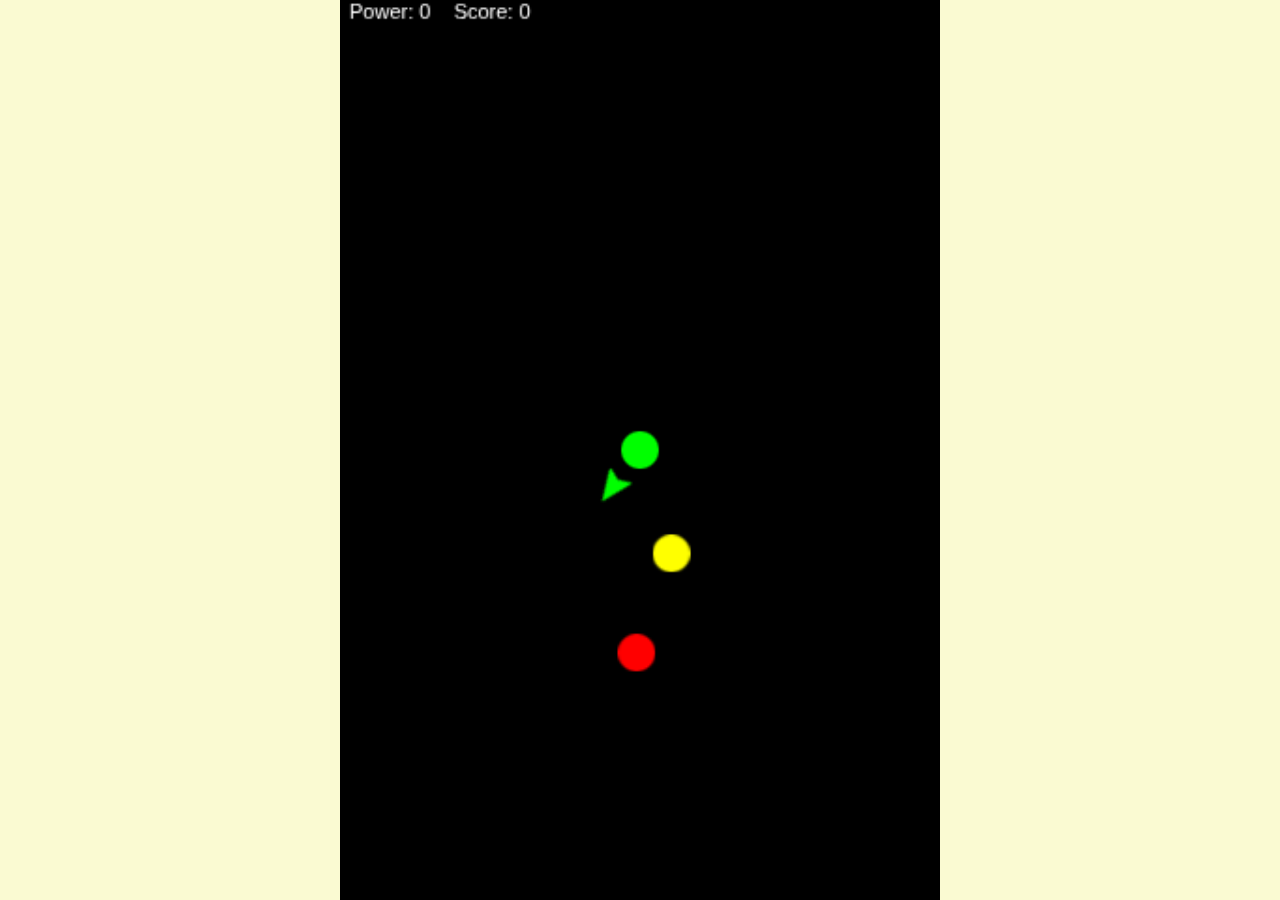
<file: ICST_Games/hitball/index.html>
<!doctype html>
<html>
	<head>
    <meta charset="utf-8" />
    <!-- <meta name="viewport" content="width=device-width,height=device-height,initial-scale=1.0,minimum-scale=1.0,maximum-scale=1.0,user-scalable=0"/>
    <meta name="apple-mobile-web-app-capable " content="yes "> -->
    <script src="phaser.min.js"></script>
    <style>
      body {
      margin:0;
      background-color:rgb(250,250,210);
    }
      p {
        text-align: center;
      }
    </style>
    <script src="js/main.js" type="text/javascript"></script>
  </head>
  <body>
  </body>
</html>
</file>
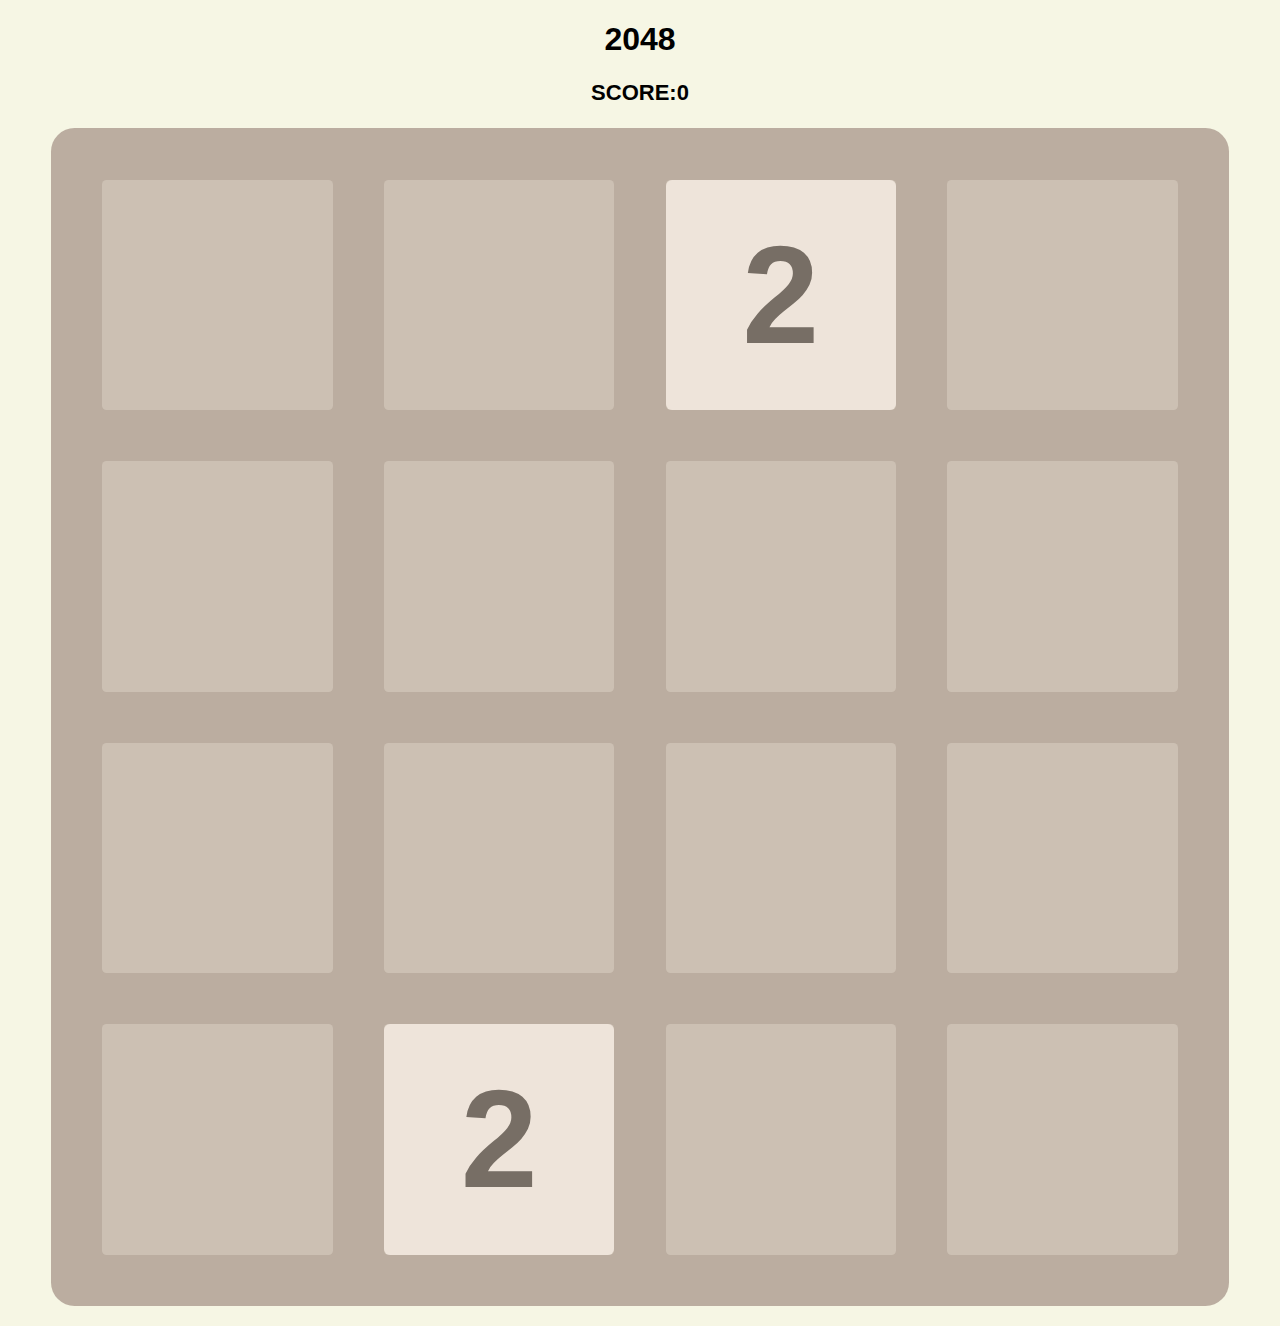
<file: ICST_Games/2048/2048.html>
<!DOCTYPE html>
<html>
<head>
	<meta charset = "UTF-8"/>
	<title>2048 Game</title>
	<meta name="viewport" content="width=device-width,height=device-height,initial-scale=1.0,minimum-scale=1.0,maximum-scale=1.0,user-scalable=0"/>
	<meta name="apple-mobile-web-app-capable " content="yes ">
	<link rel = "stylesheet" type = "text/css" href = "2048.css">
	<script type = "text/javascript" src = "jquery.min.js"></script>
	<script type = "text/javascript" src = "main2048.js"></script>
	<script type = "text/javascript" src = "showanimation2048.js"></script>
	<script type = "text/javascript" src = "support2048.js"></script>
</head>
<body>
	<header>
		<h1>2048</h1>
		<!-- <a href ="javascript:newgame()" id = "newgame">新游戏</a> -->
		<p>SCORE:<span id = "score">0</span></p>
	</header>
	<div id = "grid-container">
		<div class = "grid-cell" id = "grid-cell-0-0"></div>
		<div class = "grid-cell" id = "grid-cell-0-1"></div>
		<div class = "grid-cell" id = "grid-cell-0-2"></div>
		<div class = "grid-cell" id = "grid-cell-0-3"></div>
		
		<div class = "grid-cell" id = "grid-cell-1-0"></div>
		<div class = "grid-cell" id = "grid-cell-1-1"></div>
		<div class = "grid-cell" id = "grid-cell-1-2"></div>
		<div class = "grid-cell" id = "grid-cell-1-3"></div>
		
		<div class = "grid-cell" id = "grid-cell-2-0"></div>
		<div class = "grid-cell" id = "grid-cell-2-1"></div>
		<div class = "grid-cell" id = "grid-cell-2-2"></div>
		<div class = "grid-cell" id = "grid-cell-2-3"></div>
		
		<div class = "grid-cell" id = "grid-cell-3-0"></div>
		<div class = "grid-cell" id = "grid-cell-3-1"></div>
		<div class = "grid-cell" id = "grid-cell-3-2"></div>
		<div class = "grid-cell" id = "grid-cell-3-3"></div>
		<div class = "dialog-success">
			<div class = "success"></div>
			<div><a href ="javascript:again()" id = "newgame">Again</a></div>
			<div><a href ="javascript:conti()" id = "continue">Continue</a></div>
		</div>
		<div class = "dialog-fail">
			<div class = "fail" id="showScore"></div>
			<div><a href ="javascript:again()" id = "newgame">Confirm</a></div>
		</div>
	</div>
	
</body>
</html>
</file>
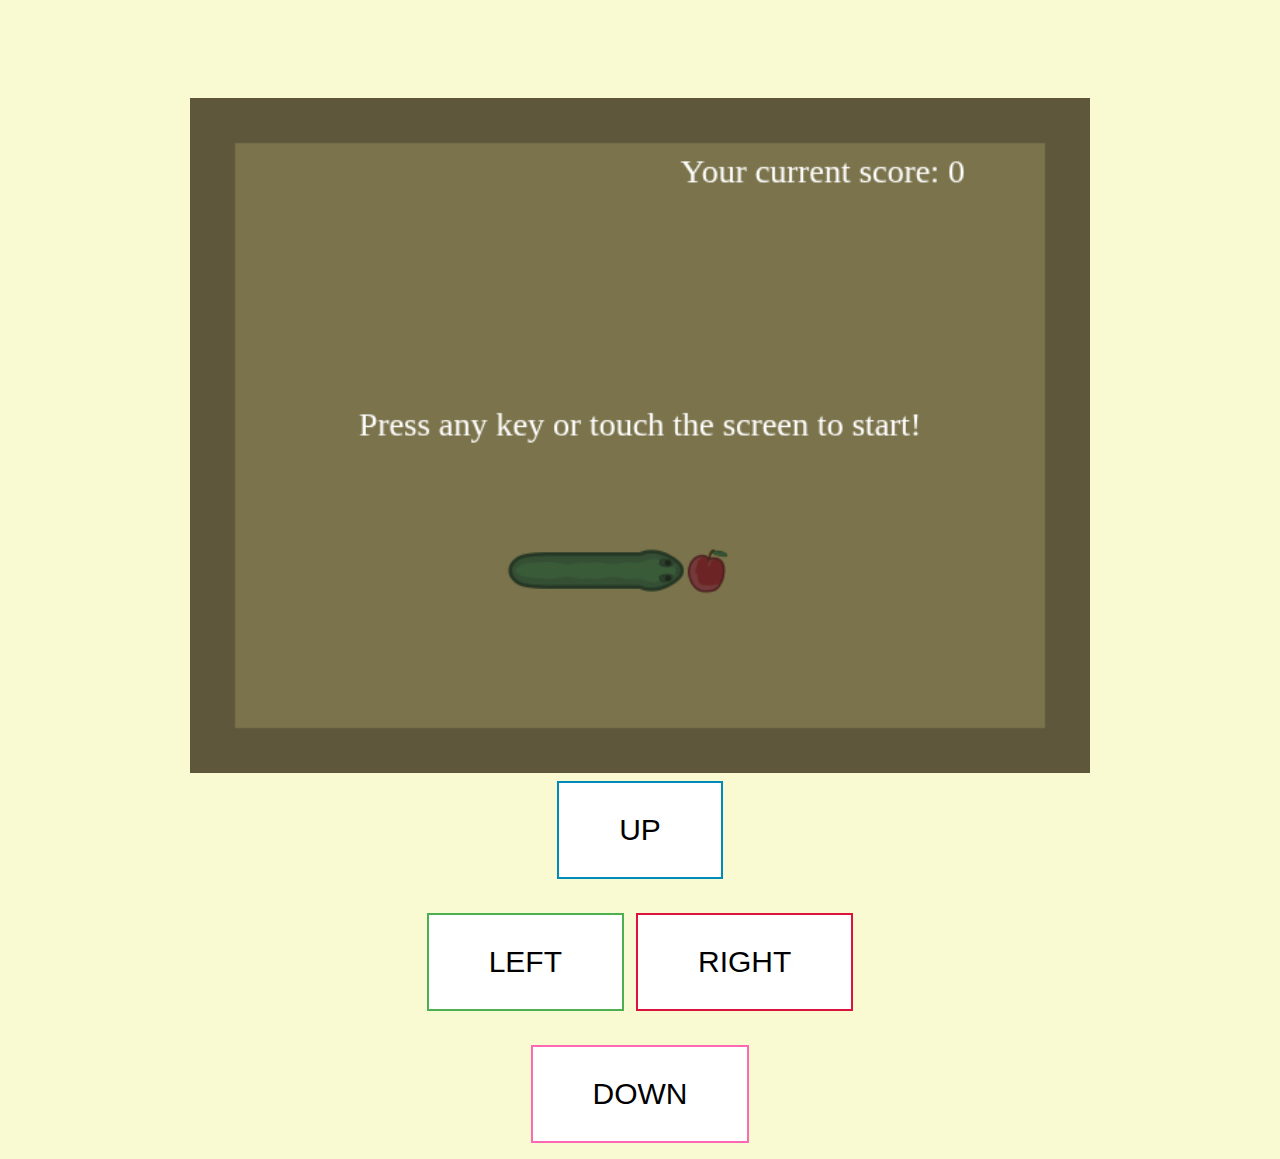
<file: ICST_Games/snake/snake.html>
<!DOCTYPE html>
<html>
<head>
<meta charset="UTF-8">
<!-- <meta name="viewport" content="width=device-width,height=device-height,initial-scale=1.0,minimum-scale=1.0,maximum-scale=1.0,user-scalable=0"/> -->
<meta name="apple-mobile-web-app-capable " content="yes ">
<title>Snake</title>  
<link rel='stylesheet' type='text/css'>
<style type="text/css">
body {
  background-color:rgb(250,250,210);
}

canvas {
    padding-left: 0;
    padding-right: 0;
    margin-left: auto;
    margin-right: auto;
    display: block;
    width: 900px;
}

div {
    margin-left: auto;
    margin-right: auto;
    margin-top: auto;
    margin-bottom: auto;
}

.button {
  border: none;
  color: white;
  padding: 30px 60px;
  text-align: center;
  text-decoration: none;
  display: inline-block;
  font-size: 30px;
  margin: 8px 4px;
  transition-duration: 0.01s;
  cursor: pointer;
}

.left {
  background-color: white;
  color: black;
  border: 2px solid #4CAF50;
}

.left:hover {
  background-color: #DC143C;
  color: white;
}

.up {
  background-color: white;
  color: black;
  border: 2px solid #008CBA;
}

.up:hover {
  background-color: #FF69B4;
  color: white;
}

.right {
  background-color: white;
  color: black;
  border: 2px solid #DC143C;
}

.right:hover {
  background-color: #4CAF50;
  color: white;
}

.down {
  background-color: white;
  color: black;
  border: 2px solid #FF69B4;
}

.down:hover {
  background-color: #008CBA;
  color: white;
}
</style>
</head>
<body>
<br /><br /><br /><br /><br />
<canvas id="viewport" width="640" height="480"></canvas>
<script type="text/javascript" src="game.js"></script>
<div style="text-align:center;width:480px;">
  <button id="up"  class="button up">UP</button><br><br>
  <button id="left" class="button left">LEFT</button>
  <button id="right" class="button right">RIGHT</button><br><br>
  <button id="down" class="button down">DOWN</button>
</div>
</body>
</html>
</file>
<file: ICST_Games/2048/2048.css>
header{
	display:block;
	margin:0 auto;
	width:100%;
	text-align:center;
}

body{
	font-family:Arial,Microsoft Yahei;
	background-color: rgba(240, 240, 210, 0.6);
}

header h1{
	font-family:Arial;
}

header p{
	font-weight:bold;
	font-size:22px;
}

header #newgame{
	text-decoration:none;
	color:white;
	background-color:#C5B883;
	padding:10px 20px;
	border-radius:10px;
}

header #newgame:hover{
	background-color:#B4A569;
}

#grid-container{
	z-index: 0;
	width:460px;
	height:460px;
	padding:20px;
	margin:20px auto;
	background-color:#bbada0;
	border-radius:10px;
	position:relative;
}
.grid-cell{
	z-index:-1;
	width:100px;
	height:100px;
	border-radius:6px;
	background-color:#ccc0b3;
	position:absolute;
}
.number-cell{
	z-index:-1;
	font-weight:bold;
	line-height:100px;
	border-radius:6px;
	text-align:center;
	position:absolute;
}
.dialog-success{
	padding:20px;
	margin:auto auto;
	width:160px;
	height:150px;
	background: none repeat scroll 0% 0% rgba(221, 211, 194, 1);
	line-height:50px;
	border-radius: 15px;
	text-align:center;
}
.dialog-fail{
	padding:20px;
	margin:auto auto;
	width:160px;
	height:120px;
	background: none repeat scroll 0% 0% rgba(221, 211, 194, 1);
	line-height:50px;
	border-radius: 15px;
	text-align:center;
}

.success{
	font-size:21px;	
	font-family:Microsoft Yahei;
}
.fail{
	font-size:21px;	
	font-family:Microsoft Yahei;
}
#newgame{
	text-decoration:none;
	color:white;
	background-color:#C5B883;
	padding:10px 20px;
	border-radius:10px;
	z-index:200;
}
#continue{
	text-decoration:none;
	color:white;
	background-color:#C5B883;
	padding:10px 20px;
	border-radius:10px;
}
</file>
